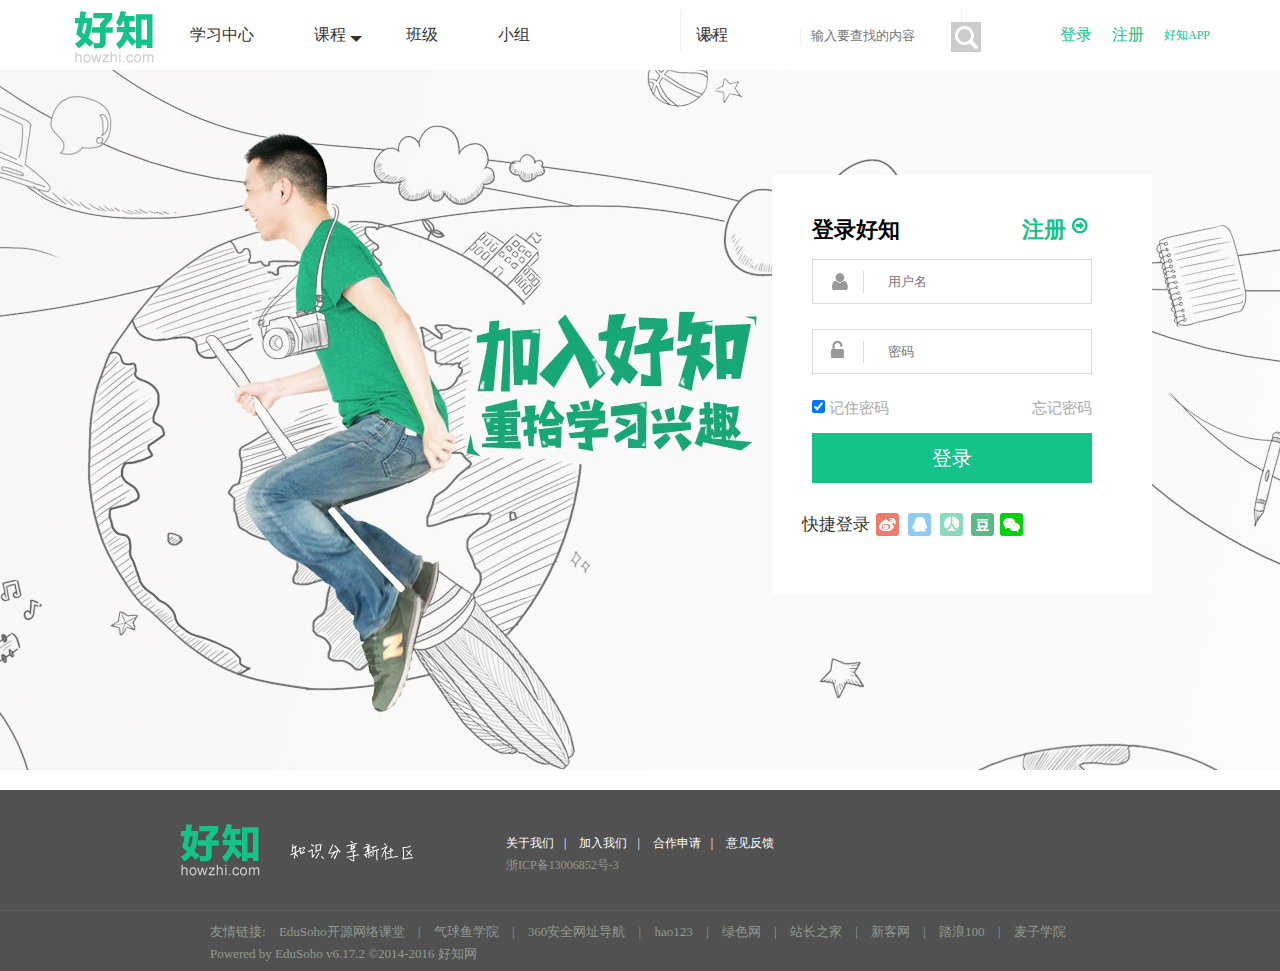
<file: DL/login.html>
<!DOCTYPE html>
<html>
<head lang="en">
    <meta charset="UTF-8">
    <title>登陆-好知网-重拾学习乐趣</title>
    <link rel="icon" href="images/haozhi.ico">
    <link rel="stylesheet" href="css/base.css"/>
    <link rel="stylesheet" href="css/header1.css"/>
    <link rel="stylesheet" href="css/login.css"/>
    <link rel="stylesheet" href="css/scy66.css">
    <script src="js/login.js"></script>
    <script src="js/jquery-1.12.4.js"></script>
    <script>
        //头部入口函数
        $(function () {
            //左边鼠标进入，显示下拉菜单
            $(".fuhao").mouseenter(function () {
                $(".kechengbiao").stop().slideDown();
            });
            //左边鼠标离开菜单隐藏
            $(".fuhao").mouseleave(function () {
                $(".kechengbiao").stop().slideUp();
                $(".kechengbiao li").css("backgroundColor","white");
                $(".kechengbiao li").children().css("color","black");
            });
            //左边下拉菜单高亮事件
            $(".kechengbiao li").mouseenter(function () {
                $(this).css("backgroundColor","#15C288").siblings().css("backgroundColor","white");
                $(this).children().css("color","white").parent().siblings().children().css("color","black");
            });
            // 鼠标进去，右边课程下拉菜单显示
            $(".mLogoli").mouseenter(function () {
                $(".mLogoli .mlogoul").stop().slideDown();
            });
            //鼠标离开，隐藏
            $(".mLogoli").mouseleave(function () {
                $(".mLogoli .mlogoul").stop().slideUp();
                $(".mlogoul li").css("backgroundColor","white");
                $(".mlogoul li").children().css("color","black");
            });
            //右边下拉菜单高亮事件
            $(".mlogoul li").mouseenter(function () {
                $(this).css("backgroundColor","#F7F7F7").siblings().css("backgroundColor","white");
                $(this).children().css("color","#15C288").parent().siblings().children().css("color","black");
            });

        });
        //表单验证
        $(function(){
            //验证用户名
            var nameReq = /^[\u4e00-\u9fa5]{2,}$/;
          $("#userName").on("blur",function(){
                if(nameReq.test(this.value)){
                    $(".inpOne").css("border","1px solid gainsboro");
                    $(".firstInput").css("overflow","hidden");
                }else{
                    $(".inpOne").css({
                        "border":"1px solid red"
                    });
                    $(".firstInput").css("overflow","visible");
                }
            })

            //验证密码
            var passwordReq = /^\w{6}$/;
            $("#passWord").on("blur",function(){
                if(passwordReq.test(this.value)){
                    $(".inpTwo").css("border","1px solid gainsboro");
                    $(".secondInput").css("overflow","hidden");
                }else{
                    $(".inpTwo").css({
                        "border":"1px solid red"
                    });
                    $(".secondInput").css("overflow","visible");
                }
            })

        });

         //尾部的入口函数
         $(function() {
             $(".rowe").mouseenter(function () {

                 $(".rowe-li1").slideDown(2000, function () {

                 });
             });
         });
    </script>
</head>
<body>

<!--头部导航-->
<div class="header clearfix">
    <div class="headerBox w">
        <div class="logo">
            <a href="../index.html" class="logoImg">
                <img src="images/logo_2.6.17.2.3.png" class="img" alt="好知，howzhi.com">
            </a>

        </div>
        <ul class="leftBan">
            <li><a href="#">学习中心</a></li>
            <li class="fuhao">
                <a href="#">课程
                    <i>
                        <s>
                            ◆
                        </s>
                    </i>
                </a>
                <ul class="kechengbiao">
                    <li><a href="#">摄影课堂</a></li>
                    <li><a href="#">创意设计</a></li>
                    <li><a href="#">声乐器乐</a></li>
                    <li><a href="#">运动健身</a></li>
                    <li><a href="#">IT互联网</a></li>
                    <li><a href="#">兴趣爱好</a></li>
                    <li><a href="#">语言学习</a></li>
                    <li><a href="#">职场技能</a></li>
                    <li><a href="#">公开课</a></li>
                </ul>
            </li>
            <li><a href="">班级</a></li>
            <li><a href="">小组</a></li>
        </ul>
        <div class="btnbox">
            <ul class="mLogo">
                <li class="mLogoli">
                    <a href="#">课程
                        <i>
                            <s>
                                ◇
                            </s>
                        </i>
                    </a>
                    <ul class="mlogoul">
                        <li><a href="#">课程</a></li>
                        <li><a href="#">话题</a></li>
                        <li><a href="#">用户</a></li>
                        <li><a href="#">小组</a></li>
                    </ul>
                </li>
            </ul>
            <div class="btn">
                <input type="text" placeholder="输入要查找的内容"/>
                <a href="#"></a>
            </div>
        </div>

        <ul class="rightBan">
            <li><a href="login.html" class="lvcolor">登录</a></li>
            <li><a href="register.html" class="lvcolor">注册</a></li>
            <li><a href="#" class="lvcolor small">好知APP
                <span></span>
            </a>
            </li>
        </ul>

    </div>
</div>


<!--中间登录页面-->
<div class="login">
       <div class="loginBox">
           <!-- 头部-->
           <h1>
                登录好知
               <a href="register.html">
                   注册
                   <i></i>
               </a>
           </h1>
           <div class="forms">
               <!-- 第一个文本框-->
               <div class="firstInput">
                   <div class="inpOne">
                   <i></i>
                   <input type="text" placeholder="用户名" id="userName"/>
               </div>
                   <!-- 提示信息-->
                   <span class="ts">请输入用户名</span>
               </div>
               <!-- 第二个文本框-->
               <div class="secondInput">
                   <div class="inpTwo">
                       <i></i>
                       <input type="password" placeholder="密码" id="passWord"/>
                   </div>
                   <!-- 提示信息-->
                   <span>请输入六位密码</span>
               </div>
               <!-- 记住密码框-->
               <div class="checkBox">
                   <!-- 密码框-->
                   <span>
                       <input type="checkbox" checked = "checked"/>
                          记住密码
                       <i>忘记密码</i>
                   </span>
                   <!-- 登陆按钮-->
                   <a href="#" class="enter">登录</a>
                   <!-- 最后小图标-->
                   <ul class="smallImage">
                       <li>快捷登录</li>
                       <li>
                           <a href="#">
                               <img src="images/1.png" alt="微博"/>
                           </a>
                       </li>
                       <li>
                           <a href="#">
                               <img src="images/22.png" alt="QQ"/>
                           </a>
                       </li>
                       <li>
                           <a href="#">
                               <img src="images/33.png" alt="人人"/>
                           </a>
                       </li>
                       <li>
                           <a href="#">
                               <img src="images/4.png" alt="豆瓣"/>
                           </a>
                       </li>
                       <li>
                           <a href="#">
                               <img src="images/5.png" alt="微信"/>
                           </a>
                       </li>
                   </ul>
               </div>
           </div>
       </div>
  </div>

<!--最下面的-->

<!--footer部分开始-->
<div class="footer">
    <div class="w">
        <div class="row">
            <div class="col-md-4left ">
                <a href="/"><img src="images/foot-logo.png?2.6.17.2.3" alt="好知，知识分享新社区"></a>
            </div>
            <div class="col-md-4mid ">
                <span><a href="/info/about">关于我们</a></span>|
                <span><a href="/join/us" target="_blank">加入我们</a></span>|
                <span><a href="/daren/" target="_blank">合作申请</a></span>|
                <span><a href="/group/feedback">意见反馈</a></span><br/>
                <a class="con" href="http://www.miibeian.gov.cn/" target="_blank">
                    浙ICP备13006852号-3
                </a>
            </div>

        </div>
    </div>

</div>

<!--friendlnks部分开始-->
<div class="friendlinks">
    <div class="w">
        <div class="content">
            <font>友情链接:</font>
            <a href="http://www.edusoho.com/" target="_blank" class="white">EduSoho开源网络课堂</a>
            <span>|</span>
            <a href="http://www.qiqiuyu.com/" target="_blank" class="white">气球鱼学院</a>
            <span>|</span>
            <a href="http://hao.360.cn/" target="_blank" class="white">360安全网址导航</a>
            <span>|</span>
            <a href="http://www.hao123.com/" target="_blank" class="white">hao123</a>
            <span>|</span>
            <a href="http://www.lvse.com/" target="_blank" class="white">绿色网</a>
            <span>|</span>
            <a href="http://www.chinaz.com/" target="_blank" class="white">站长之家</a>
            <span>|</span>
            <a href="http://www.xker.com/" target="_blank" class="white">新客网</a>
            <span>|</span>
            <a href="http://www.talang100.com/" target="_blank" class="white">踏浪100</a>
            <span>|</span>
            <a href="http://www.maiziedu.com/" target="_blank" class="white">麦子学院</a>
            <br/>
        </div  >
        Powered by <a href="http://www.edusoho.com/" target="_blank">EduSoho v6.17.2</a>
        ©2014-2016 <a class="mlm" href="http://www.howzhi.com/" target="_blank">好知网</a>
    </div>
</div>
</div>
</body>
</html>
</file>
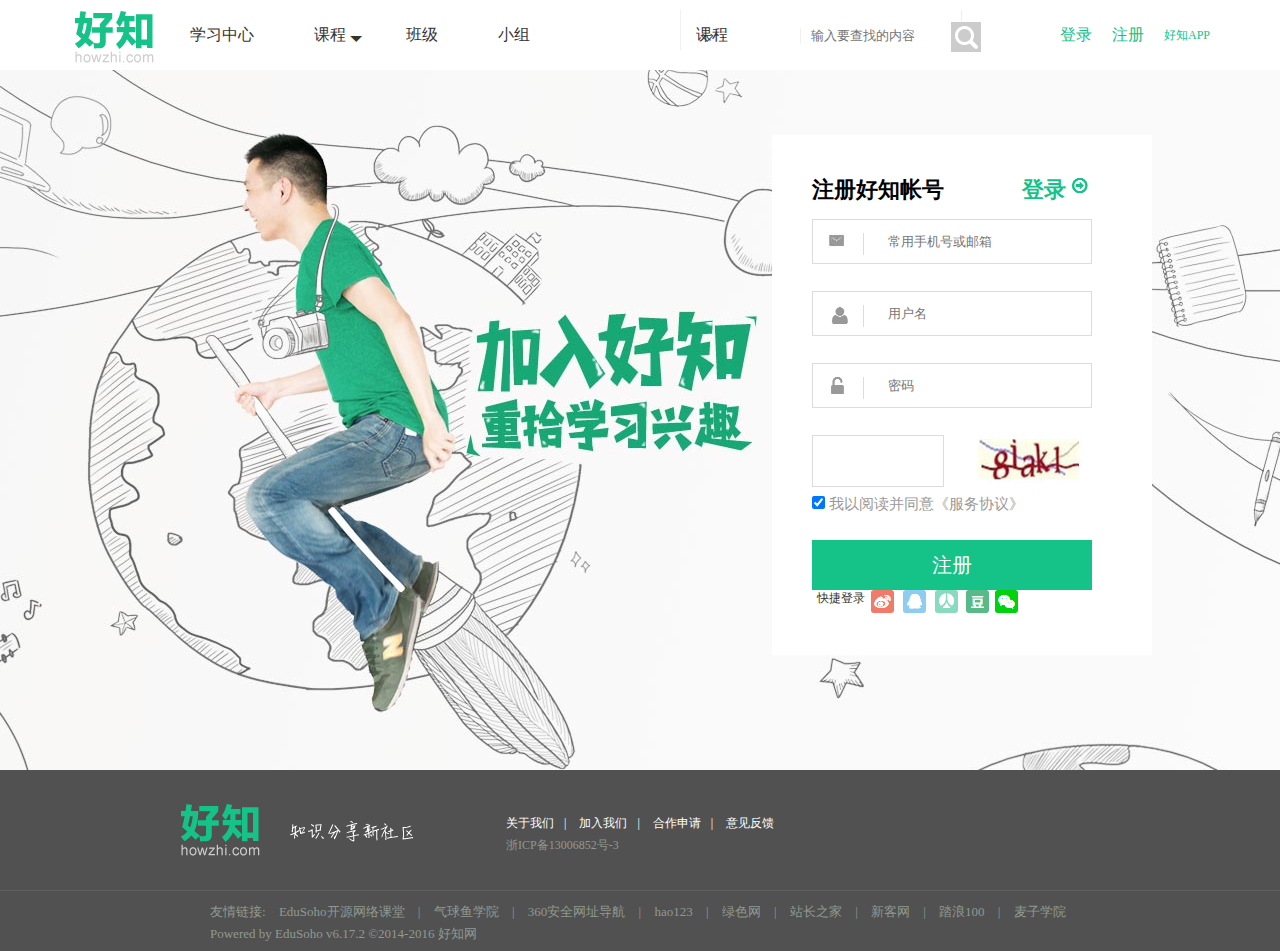
<file: DL/register.html>
<!DOCTYPE html>
<html>
<head lang="en">
    <meta charset="UTF-8">
    <title>注册-好知网-重拾学习乐趣</title>
    <link rel="icon" href="images/haozhi.ico">
    <link rel="stylesheet" href="css/base.css"/>
    <link rel="stylesheet" href="css/header1.css"/>
    <!--<link rel="stylesheet" href="css/login.css"/>-->
    <link rel="stylesheet" href="css/scy66.css">
    <link rel="stylesheet" href="css/register.css"/>
    <script src="js/jquery-1.12.4.js"></script>
    <script>

        $(function () {
            //左边鼠标进入，显示下拉菜单
            $(".fuhao").mouseenter(function () {
                $(".kechengbiao").stop().slideDown();
            });
            //左边鼠标离开菜单隐藏
            $(".fuhao").mouseleave(function () {
                $(".kechengbiao").stop().slideUp();
                $(".kechengbiao li").css("backgroundColor","white");
                $(".kechengbiao li").children().css("color","black");
            });
            //左边下拉菜单高亮事件
            $(".kechengbiao li").mouseenter(function () {
                $(this).css("backgroundColor","#15C288").siblings().css("backgroundColor","white");
                $(this).children().css("color","white").parent().siblings().children().css("color","black");
            });
            // 鼠标进去，右边课程下拉菜单显示
            $(".mLogoli").mouseenter(function () {
                $(".mLogoli .mlogoul").stop().slideDown();
            });
            //鼠标离开，隐藏
            $(".mLogoli").mouseleave(function () {
                $(".mLogoli .mlogoul").stop().slideUp();
                $(".mlogoul li").css("backgroundColor","white");
                $(".mlogoul li").children().css("color","black");
            });
            //右边下拉菜单高亮事件
            $(".mlogoul li").mouseenter(function () {
                $(this).css("backgroundColor","#F7F7F7").siblings().css("backgroundColor","white");
                $(this).children().css("color","#15C288").parent().siblings().children().css("color","black");
            });

        });

        //注册表单验证
        $(function(){
            //验证手机号
            var phonReq = /^\d{11}&/;
            $("#Mphon").on("blur",function(){
                if(phonReq.test(this.value)){
                    $(".inpOne").css("border","1px solid gainsboro");
                    $(".firstInput").css("overflow","hidden");
                }else{
                    $(".inpOne").css("border","1px solid red");
                    $(".firstInput").css("overflow","visible");
                }
            });
            //邮箱号验证
            var MileReq = /^\w+@\w+(\.\w+)+$/;
            $("#Mphon").on("blur",function(){
                if(MileReq.test(this.value)){
                    $(".inpOne").css("border","1px solid gainsboro");
                    $(".firstInput").css("overflow","hidden");
                }else{
                    $(".inpOne").css("border","1px solid red");
                    $(".firstInput").css("overflow","visible");
                }
            });
            //验证用户名
            var nameReq = /^[\u4e00-\u9fa5]{2,}$/;
            $("#userName").on("blur",function(){
                if(nameReq.test(this.value)){
                    $(".inpTwo").css("border","1px solid gainsboro");
                    $(".secondInput").css("overflow","hidden");
                }else{
                    $(".inpTwo").css("border","1px solid red");
                    $(".secondInput").css("overflow","visible");
                }
            })

            //验证密码
            var passwordReq = /^\w{6}$/;
            $("#passWord").on("blur",function(){
                if(passwordReq.test(this.value)){
                    $(".inpThree").css("border","1px solid gainsboro");
                    $(".thirdlyInput").css("overflow","hidden");
                }else{
                    $(".inpThree").css({
                        "border":"1px solid red"
                    });
                    $(".thirdlyInput").css("overflow","visible");
                }
            })

        })

        //尾部的入口函数
        $(function() {
            $(".rowe").mouseenter(function () {

                $(".rowe-li1").slideDown(2000, function () {

                });
            });
        });
    </script>
</head>
<body>
<!--头部-->
<!--头部导航-->
<div class="header clearfix">
    <div class="headerBox w">
        <div class="logo">
            <a href="../index.html" class="logoImg">
                <img src="images/logo_2.6.17.2.3.png" class="img" alt="好知，howzhi.com">
            </a>

        </div>
        <ul class="leftBan">
            <li><a href="#">学习中心</a></li>
            <li class="fuhao">
                <a href="#">课程
                    <i>
                        <s>
                            ◆
                        </s>
                    </i>
                </a>
                <ul class="kechengbiao">
                    <li><a href="#">摄影课堂</a></li>
                    <li><a href="#">创意设计</a></li>
                    <li><a href="#">声乐器乐</a></li>
                    <li><a href="#">运动健身</a></li>
                    <li><a href="#">IT互联网</a></li>
                    <li><a href="#">兴趣爱好</a></li>
                    <li><a href="#">语言学习</a></li>
                    <li><a href="#">职场技能</a></li>
                    <li><a href="#">公开课</a></li>
                </ul>
            </li>
            <li><a href="">班级</a></li>
            <li><a href="">小组</a></li>
        </ul>
        <div class="btnbox">
            <ul class="mLogo">
                <li class="mLogoli">
                    <a href="#">课程
                        <i>
                            <s>
                                ◇
                            </s>
                        </i>
                    </a>
                    <ul class="mlogoul">
                        <li><a href="#">课程</a></li>
                        <li><a href="#">话题</a></li>
                        <li><a href="#">用户</a></li>
                        <li><a href="#">小组</a></li>
                    </ul>
                </li>
            </ul>
            <div class="btn">
                <input type="text" placeholder="输入要查找的内容"/>
                <a href="#"></a>
            </div>
        </div>

        <ul class="rightBan">
            <li><a href="login.html" class="lvcolor">登录</a></li>
            <li><a href="register.html" class="lvcolor">注册</a></li>
            <li><a href="#" class="lvcolor small">好知APP
                <span></span>
            </a>
            </li>
        </ul>

    </div>
</div>

<!--整体中间大盒子-->
<div class="register">
    <div class="registerBox">
        <!-- 头部-->
        <h1>
            注册好知帐号
            <a href="login.html">
                登录
                <i></i>
            </a>
        </h1>

        <div class="formBox">
            <!-- 第一个文本框-->
            <div class="firstInput">
                <div class="inpOne">
                    <i></i>
                    <input type="text" placeholder="常用手机号或邮箱" id="Mphon"/>
                </div>
                <!-- 提示信息-->
                <span>请输入常用手机号或邮箱</span>
            </div>
             <!--第二个文本框-->
            <div class="secondInput">
                <div class="inpTwo">
                    <i></i>
                    <input type="text" placeholder="用户名" id="userName"/>
                </div>
                <!-- 提示信息-->
                <span>请输入用户名</span>
            </div>
            <!-- 第三个文本框-->
            <div class="thirdlyInput">
                <div class="inpThree">
                    <i></i>
                    <input type="password" placeholder="密码" id="passWord"/>
                </div>
                <!-- 提示信息-->
                <span>请输入六位密码</span>
            </div>

            <!-- 验证码-->
            <div class="verification">
                <input type="text" class="left"/>
                <i></i>
            </div>
             <!-- 阅读信息-->
            <div class="read">
                <input type="checkbox" checked="checked"/>
                我以阅读并同意《服务协议》
            </div>

                <!-- 注册按钮-->
                <a href="#" class="enter">注册</a>
                <!-- 最后小图标-->
                <ul class="last">
                    <li>快捷登录</li>
                    <li>
                        <a href="#">
                            <img src="images/1.png" alt="微博"/>
                        </a>
                    </li>
                    <li>
                        <a href="#">
                            <img src="images/22.png" alt="QQ"/>
                        </a>
                    </li>
                    <li>
                        <a href="#">
                            <img src="images/33.png" alt="人人"/>
                        </a>
                    </li>
                    <li>
                        <a href="#">
                            <img src="images/4.png" alt="豆瓣"/>
                        </a>
                    </li>
                    <li>
                        <a href="#">
                            <img src="images/5.png" alt="微信"/>
                        </a>
                    </li>
                </ul>
            </div>
        </div>
    </div>

<!--尾部-->
<!--最下面的-->

<!--footer部分开始-->
<div class="footer">
    <div class="w">
        <div class="row">
            <div class="col-md-4left ">
                <a href="/"><img src="images/foot-logo.png?2.6.17.2.3" alt="好知，知识分享新社区"></a>
            </div>
            <div class="col-md-4mid ">
                <span><a href="/info/about">关于我们</a></span>|
                <span><a href="/join/us" target="_blank">加入我们</a></span>|
                <span><a href="/daren/" target="_blank">合作申请</a></span>|
                <span><a href="/group/feedback">意见反馈</a></span><br/>
                <a class="con" href="http://www.miibeian.gov.cn/" target="_blank">
                    浙ICP备13006852号-3
                </a>
            </div>

        </div>
    </div>

</div>

<!--friendlnks部分开始-->
<div class="friendlinks">
    <div class="w">
        <div class="content">
            <font>友情链接:</font>
            <a href="http://www.edusoho.com/" target="_blank" class="white">EduSoho开源网络课堂</a>
            <span>|</span>
            <a href="http://www.qiqiuyu.com/" target="_blank" class="white">气球鱼学院</a>
            <span>|</span>
            <a href="http://hao.360.cn/" target="_blank" class="white">360安全网址导航</a>
            <span>|</span>
            <a href="http://www.hao123.com/" target="_blank" class="white">hao123</a>
            <span>|</span>
            <a href="http://www.lvse.com/" target="_blank" class="white">绿色网</a>
            <span>|</span>
            <a href="http://www.chinaz.com/" target="_blank" class="white">站长之家</a>
            <span>|</span>
            <a href="http://www.xker.com/" target="_blank" class="white">新客网</a>
            <span>|</span>
            <a href="http://www.talang100.com/" target="_blank" class="white">踏浪100</a>
            <span>|</span>
            <a href="http://www.maiziedu.com/" target="_blank" class="white">麦子学院</a>
            <br/>
        </div  >
        Powered by <a href="http://www.edusoho.com/" target="_blank">EduSoho v6.17.2</a>
        ©2014-2016 <a class="mlm" href="http://www.howzhi.com/" target="_blank">好知网</a>
    </div>
</div>

</body>
</html>
</file>
<file: DL/css/base.css>
@charset "UTF-8";

/*CSS初始化*/
body,p,div,h1,h2,h3,h4,h5,h6,ul,ol,dl,li,dt,dd {
      font-size: 16px;
      font-family: "微软雅黑";
      color: #666666;
      margin: 0;
      padding: 0;
      list-style: none;
}
a {
     text-decoration: none;
     color: #333333;
}
a:hover {
     color: #15C288;
}
input,img {
    margin: 0;
    padding: 0;
    border: 0 none;
    outline-style: none;
}

.w {
    width: 1140px;
    margin: 0 auto;
}

.clearfix:after{
    content: " ";
    height: 0;
    line-height: 0;
    clear: both;
    display: block;
    visibility: hidden;
}

.clearfix {
    zoom: 1;  /* 针对IE浏览器设置*/
}

i,s{

    font-style: normal;
    text-decoration: none;

}
</file>
<file: DL/css/header1.css>
@charset "UTF-8";

/*头部导航开始*/

.header{
     height: 60px;
     margin-top: 10px;
 }

.w .logoImg{
    float: left;
}
.w .leftBan li{
    float: left;
    padding: 15px 30px;
    font-weight: 500;
    cursor: pointer;
    font-size: 16px;
}
.w .leftBan .fuhao{
    position: relative;

}
.leftBan  i{
    width: 15px;
    height: 15px;
    position: absolute;
    display: inline-block;
    font-style: normal;
    overflow: hidden;
    right: 11px;
    top: 26px;
}
.leftBan s{
    width: 15px;
    height: 15px;
    position: absolute;
    display: inline-block;
    text-decoration: none;
    top:-11px;
}

.mLogo{
    float: left;
}
.mLogo .mLogoli{
    line-height: 50px;
    float: left;
    padding: 0 15px;
    font-size: 16px;
}
.mLogo  i{
    width: 15px;
    height: 15px;
    position: absolute;
    display: inline-block;
    font-style: normal;
    overflow: hidden;
    right: 564px;
    top: 34px;
}
.mLogo s{
    width: 15px;
    height: 15px;
    position: absolute;
    display: inline-block;
    text-decoration: none;
    top:-24px;
}

.mLogo input{
    color: #B1B1B1;

}

.kechengbiao{
    display: none;
    position: absolute;
    z-index: 5;
    width: 390px;
    margin-top: 23px;
    margin-left: -30px;
    background-color: white;
}
.kechengbiao li{
    float: left;
    width: 70px;
    height: 20px;
    padding: 10px 10px;
    font-weight: 500;
    cursor: pointer;
}
.mlogoul{
    display: none;
    position: relative;
    z-index: 5;
    background-color: white;
    margin-top: 8px;
}
.mlogoul li{
    width: 40px;
    height: 28px;
    line-height: 28px;
    font-size: 15px;
    padding-left: 5px;
}
.btn{
    float: left;
    position: absolute;
    top: 28px;
    left: 800px;
    border-left: 1px solid #F0F0F0;
    padding-left: 10px;
}
.btnbox{
    float: left;
    width: 280px;
    height: 40px;
    margin-left: 120px;
    border-left: 1px solid #F0F0F0;
    border-right: 1px solid #F0F0F0;
}
.btn a{
    display: block;
    width: 30px;
    height: 30px;
    float: left;
    position: absolute;
    top: -6px;
    left: 150px;
    background: url("../images/sprite-magnify.png") no-repeat;
    cursor: pointer;
}
.rightBan .small{
    font-size: 12px;
}
.w .rightBan{
    float: right;
}
.w .rightBan li{
    float: left;
    padding: 15px 0px 15px 20px;
    font-weight: 500;
    cursor: pointer;
    font-size: 16px;
}

.rightBan .lvcolor{
    color: #15C288;
}
</file>
<file: DL/css/login.css>
@charset "UTF-8";

.login{
    height: 700px;
    width: 100%;
    background: url("../images/login_bg.jpg") no-repeat top center;
    position: relative;
    margin-bottom: 20px;
}
.loginBox{
    width: 380px;
    height: 420px;
    background-color: white;
    /*border: 1px solid red;*/
    position: absolute;
    top: 15%;
    right: 10%;
}

.loginBox h1{
    color: black;
    font-size: 22px;
    /*margin-bottom: 30px;*/
    height: 24px;
    width: 280px;
    margin: 40px 40px 20px 40px;
    position: relative;
}
h1 a{
    height: 17px;
    width: 70px;
    display: inline-block;
    color: #15c288;
    text-decoration: none;
    /*position: absolute;*/
    float: right;

}

h1 a i {
    height: 17px;
    width: 22px;
    display: inline-block;
    background: url("../images/注册图标.png");
    float: right;
    margin-top: 3px;
}

.forms{
    width: 280px;
    height: 308px;
    /*border: 1px solid red;*/
    margin: 0px 40px;
}
/*第一个输入框*/
.forms .firstInput{
    height: 45px;
    width: 280px;
    color: #b6b6b6;
    overflow: hidden;
}
.forms .firstInput .inpOne{
    height: 43px;
    width: 278px;
    border: 1px solid gainsboro;
    position: relative;
}
.firstInput .inpOne i{
    height: 22px;
    width: 35px;
    display: inline-block;
    background: url("../images/pepole.png") no-repeat;
    border-right: 1px solid gainsboro;
    margin-left: 15px;
    margin-top: 11px;
}
.firstInput .inpOne input{
    border: none;
    outline-style: none;
    position: absolute;
    left: 75px;
    top:10px;
    height: 22px;

}
.firstInput span{
    font-size: 15px;
    display: inline-block;
    margin-top: 5px;
    margin-left: 5px;
    color: red;
    /*display: none;*/
}

/*第二个输入框*/
.forms .secondInput{
    height: 45px;
    width: 280px;
    margin-top: 25px;
    color: #b6b6b6;
    overflow: hidden;

}
.forms .secondInput .inpTwo{
    height: 43px;
    width: 278px;
    border: 1px solid gainsboro;
    position: relative;
}
.secondInput .inpTwo i{
    height: 22px;
    width: 35px;
    display: inline-block;
    background: url("../images/lock1.png") no-repeat;
    border-right: 1px solid gainsboro;
    margin-left: 15px;
    margin-top: 11px;
}
.secondInput .inpTwo input{
    border: none;
    outline-style: none;
    position: absolute;
    left: 75px;
    top:10px;
    height: 22px;

}
.secondInput span{
    font-size: 15px;
    display: inline-block;
    margin-top: 5px;
    margin-left: 5px;
    color: red;
    /*display: none;*/
}

/*记住密码框开始*/
.forms .checkBox{
    width: 280px;
    margin-top: 25px;
}
.checkBox span{
    height: 20px;
    color:darkgrey;
    font-size: 15px;
}
.checkBox span i {
    font-style: normal;
    float: right;
}
/*登陆按钮*/
.checkBox .enter {
    height: 50px;
    width: 280px;
    display: inline-block;
    background-color:#15c288;
    color: white;
    font-size: 20px;
    text-decoration: none;
    text-align: center;
    line-height: 50px;
    margin-top:15px;
}

/*最后小图标*/
.smallImage{
    list-style: none;
    margin-left: -15px;
    margin-top: 30px;
}
.smallImage li{
    float: left;
    margin-left: 5px;
    font-size: 17px;
}
</file>
<file: DL/css/scy66.css>
@charset "UTF-8";

/*CSS初始化*/
body, p, div, h1, h2, h3, h4, h5, h6, ul, ol, dl, li, dt, dd {

    font-size: 12px;
    font-family: Microsoft YaHei,"微软雅黑",SimSun,"宋体";
    color: #333333;
    margin: 0;
    padding: 0;
    list-style: none;
}

a {
    text-decoration: none;
    color: #333333;
}

input,img {

    margin: 0;
    padding: 0;
    border: 0 none;
    outline-style: none;
}

.w {
    width: 1140px;
    margin: 0 auto;
}

.clearfix:after {
    content: " ";
    height: 0;
    line-height: 0;
    clear: both;
    display: block;
    visibility: hidden;
}
.clearfix {
    zoom: 1;
}

i,s {
    font-style: normal;
    text-decoration: none;
}

/*footer部分开始*/
.footer{
    height:120px;
    background: #515151;
    line-height: 22px;
    border-bottom: 1px solid #5F5F5F ;
}
.footer .w .row{
   padding:32px 30px;
}
.footer .w .row div{
    float: left;
    padding-left: 80px;
    color: white;
}
.footer .w .row .col-md-4mid{
   padding-top: 10px;

}
.footer .w .row .col-md-4mid span{
    padding: 0 10px;
}
.footer .w .row .col-md-4mid span a{

    color: white;
}
.footer .w .row .col-md-4mid span a:hover{

    color: #15c288;
}

.footer .w .row .col-md-4mid .con{
    padding-left: 10px;
    color: #909990;
}

.footer .w .row .col-md-4mid .con:hover{
    color: #15c288;
    font-size: 14px
}
.footer .w .row .col-md-4-rt{
   margin-top: 10px;
   font-size: 15px;
}

.footer .w .row.hz-icon{
}


/*friendlinks部分开始*/
.friendlinks{
    height:60px;
    background: #515151;
    line-height: 22px;
}
.friendlinks .w{
    padding-left: 210px;
    font-size: 13px;
    color: #909990;
}
.friendlinks .w a{
    font-size: 13px;
    color: #909990;
}
.friendlinks .w .content{
    font-size: 13px;
    color: #909990;
   padding-top: 10px;

}
.friendlinks .w .content a{
    font-size: 13px;
    color: #909990;
    padding:10px;
}
.friendlinks .w .content a:hover{
    color: #15c288;
}
.friendlinks .w .content .lianj{
    font-size: 13px;
    color: #909990;
}
</file>
<file: DL/css/register.css>
@charset "UTF-8";

/*注册页面开始*/
.register{
    height: 700px;
    width: 100%;
    background: url("../images/login_bg.jpg") no-repeat top center;
}
.registerBox{
    width: 380px;
    height: 520px;
    background-color: white;
    /*border: 1px solid red;*/
    position: absolute;
    top: 15%;
    right: 10%;
}
h1{
    color: black;
    font-size: 22px;
    /*margin-bottom: 30px;*/
    height: 24px;
    width: 280px;
    margin: 40px 40px 20px 40px;
    position: relative;
}
h1 a{
    height: 17px;
    width: 70px;
    display: inline-block;
    color: #15c288;
    text-decoration: none;
    /*position: absolute;*/
    float: right;

}

h1 a i {
    height: 17px;
    width: 22px;
    display: inline-block;
    background: url("../images/注册图标.png");
    float: right;
    margin-top: 3px;
}
.formBox{
    width: 280px;
    height: 308px;
    /*border: 1px solid red;*/
    margin: 0px 40px;
}
/*第一个输入框*/
.formBox .firstInput{
    height: 45px;
    width: 280px;
    color: #b6b6b6;
    overflow: hidden;
    margin-bottom: 27px;
}
.formBox .firstInput .inpOne{
    height: 43px;
    width: 278px;
    border: 1px solid gainsboro;
    position: relative;
}
.firstInput .inpOne i{
    height: 22px;
    width: 35px;
    display: inline-block;
    background: url("../images/mail.jpg") no-repeat;
    border-right: 1px solid gainsboro;
    margin-left: 15px;
    margin-top: 13px;
}
.firstInput .inpOne input{
    border: none;
    outline-style: none;
    position: absolute;
    left: 75px;
    top:10px;
    height: 22px;

}
.firstInput span{
    font-size: 15px;
    display: inline-block;
    margin-top: 5px;
    margin-left: 5px;
    color: red;
    /*display: none;*/
}

/*第二个输入框*/
.formBox .secondInput{
    height: 45px;
    width: 280px;
    color: #b6b6b6;
    overflow: hidden;
    margin-bottom: 27px;
}
.formBox .secondInput .inpTwo{
    height: 43px;
    width: 278px;
    border: 1px solid gainsboro;
    position: relative;
}
.secondInput .inpTwo i{
    height: 22px;
    width: 35px;
    display: inline-block;
    background: url("../images/pepole.png") no-repeat;
    border-right: 1px solid gainsboro;
    margin-left: 15px;
    margin-top: 13px;
}
.secondInput .inpTwo input{
    border: none;
    outline-style: none;
    position: absolute;
    left: 75px;
    top:10px;
    height: 22px;

}
.secondInput span{
    font-size: 15px;
    display: inline-block;
    margin-top: 5px;
    margin-left: 5px;
    color: red;
    /*display: none;*/
}

/*第三个输入框*/
.formBox .thirdlyInput{
    height: 45px;
    width: 280px;
    color: #b6b6b6;
    overflow: hidden;
    margin-bottom: 27px;
}
.formBox .thirdlyInput .inpThree{
    height: 43px;
    width: 278px;
    border: 1px solid gainsboro;
    position: relative;
}
.thirdlyInput .inpThree i{
    height: 22px;
    width: 35px;
    display: inline-block;
    background: url("../images/lock1.png") no-repeat;
    border-right: 1px solid gainsboro;
    margin-left: 15px;
    margin-top: 13px;
}
.thirdlyInput .inpThree input{
    border: none;
    outline-style: none;
    position: absolute;
    left: 75px;
    top:10px;
    height: 22px;

}
.thirdlyInput span{
    font-size: 15px;
    display: inline-block;
    margin-top: 5px;
    margin-left: 5px;
    color: red;
    /*display: none;*/
}

/*验证码*/
.verification{
    height: 50px;
    width: 280px;
}
.verification .left{
    height: 50px;
    width: 130px;
    border: 1px solid gainsboro;
    float: left;
}
.verification i{
    height: 50px;
    width: 130px;
    display: inline-block;
    background: url("../images/验证码.jpg") no-repeat;
    float: right;
}

/*阅读*/
.read{
    height: 30px;
    font-size: 15px;
    color: #999999;
    margin-top: 10px;
}

/*注册按钮*/
.enter {
    height: 50px;
    width: 280px;
    display: inline-block;
    background-color:#15c288;
    color: white;
    font-size: 20px;
    text-decoration: none;
    text-align: center;
    line-height: 50px;
    margin-top:15px;
}

/*最后小图标*/
.verification ul{
    list-style: none;
    margin-left: -15px;
    margin-top: 30px;
}
.last li{
    float: left;
    margin-left: 5px;
}
</file>
